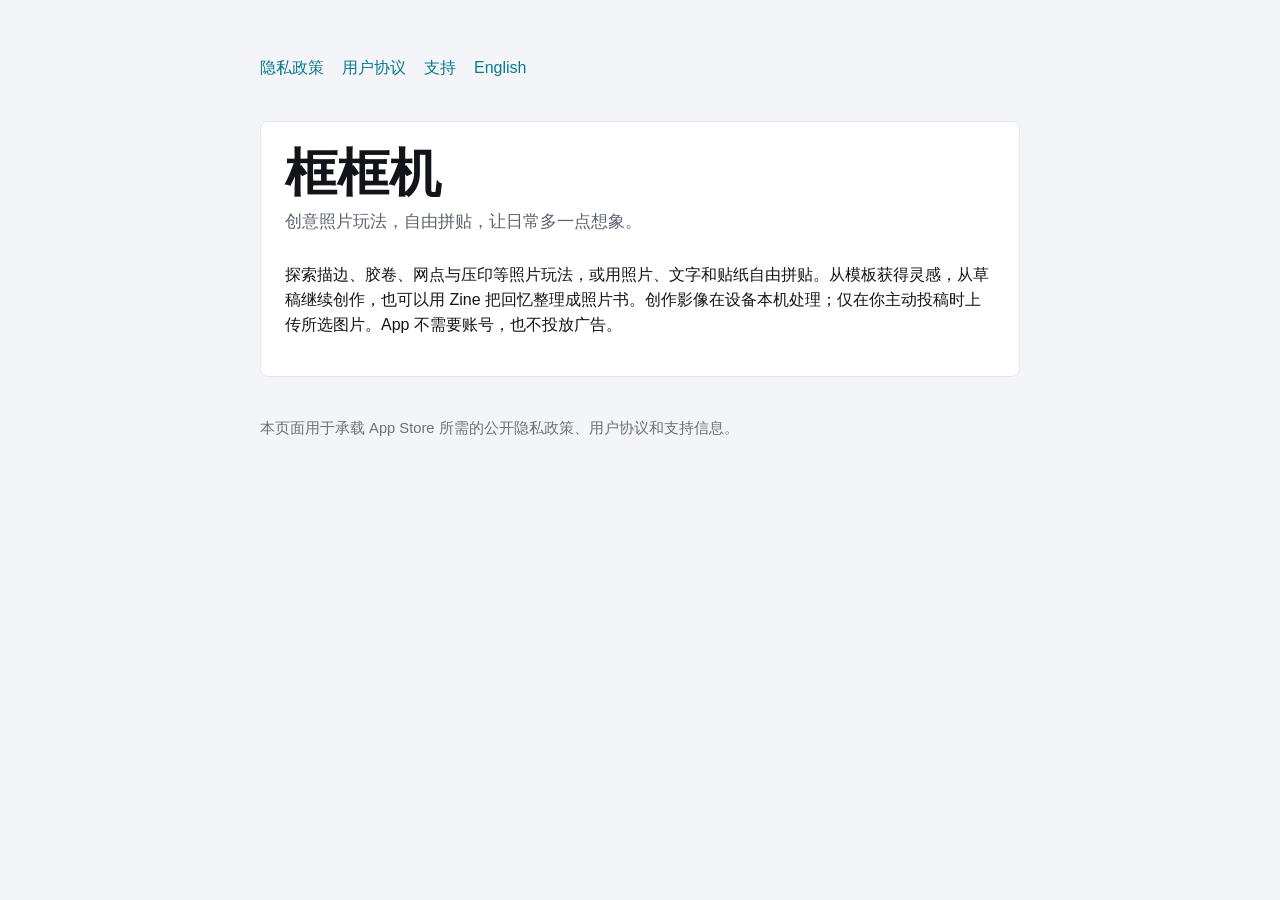
<file: index.html>
<!doctype html>
<html lang="zh-Hans">
  <head>
    <meta charset="utf-8">
    <meta name="viewport" content="width=device-width, initial-scale=1">
    <title>框框机</title>
    <meta name="description" content="框框机：创意照片玩法，自由拼贴，让日常多一点想象。">
    <link rel="stylesheet" href="styles.css">
  </head>
  <body>
    <main>
      <nav>
        <a href="privacy.html">隐私政策</a>
        <a href="terms.html">用户协议</a>
        <a href="support.html">支持</a>
        <a href="en/index.html" lang="en">English</a>
      </nav>

      <section class="panel">
        <h1>框框机</h1>
        <p class="lede">创意照片玩法，自由拼贴，让日常多一点想象。</p>
        <p>探索描边、胶卷、网点与压印等照片玩法，或用照片、文字和贴纸自由拼贴。从模板获得灵感，从草稿继续创作，也可以用 Zine 把回忆整理成照片书。创作影像在设备本机处理；仅在你主动投稿时上传所选图片。App 不需要账号，也不投放广告。</p>
      </section>

      <footer>
        <p>本页面用于承载 App Store 所需的公开隐私政策、用户协议和支持信息。</p>
      </footer>
    </main>
  </body>
</html>
</file>
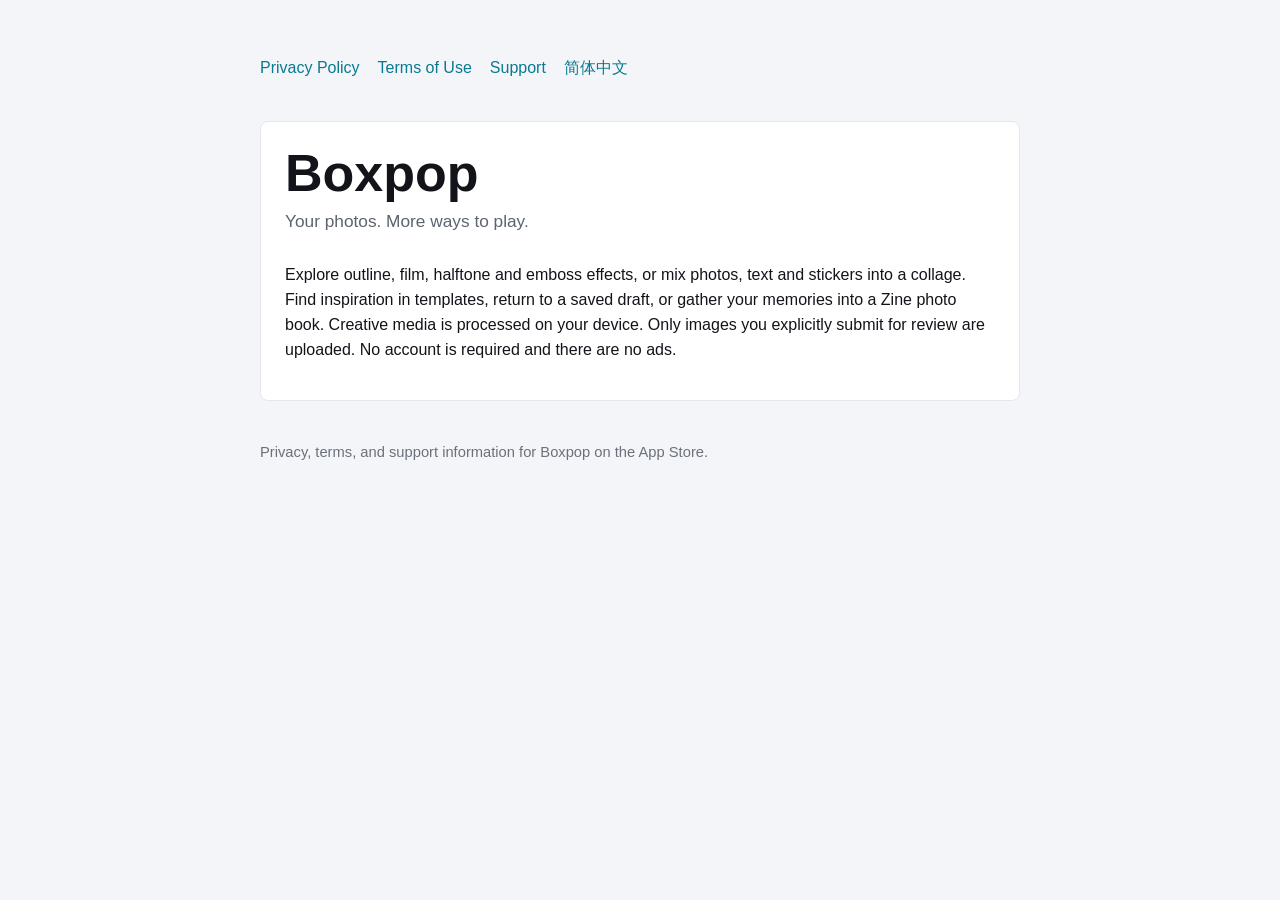
<file: en/index.html>
<!doctype html>
<html lang="en">
<head>
  <meta charset="utf-8"><meta name="viewport" content="width=device-width, initial-scale=1">
  <title>Boxpop</title><meta name="description" content="Creative photo effects and free collage. Give your photos a little imagination.">
  <link rel="stylesheet" href="../styles.css">
</head>
<body><main>
  <nav><a href="privacy.html">Privacy Policy</a><a href="terms.html">Terms of Use</a><a href="support.html">Support</a><a href="../index.html" lang="zh-Hans">简体中文</a></nav>
  <section class="panel"><h1>Boxpop</h1><p class="lede">Your photos. More ways to play.</p><p>Explore outline, film, halftone and emboss effects, or mix photos, text and stickers into a collage. Find inspiration in templates, return to a saved draft, or gather your memories into a Zine photo book. Creative media is processed on your device. Only images you explicitly submit for review are uploaded. No account is required and there are no ads.</p></section>
  <footer><p>Privacy, terms, and support information for Boxpop on the App Store.</p></footer>
</main></body></html>
</file>
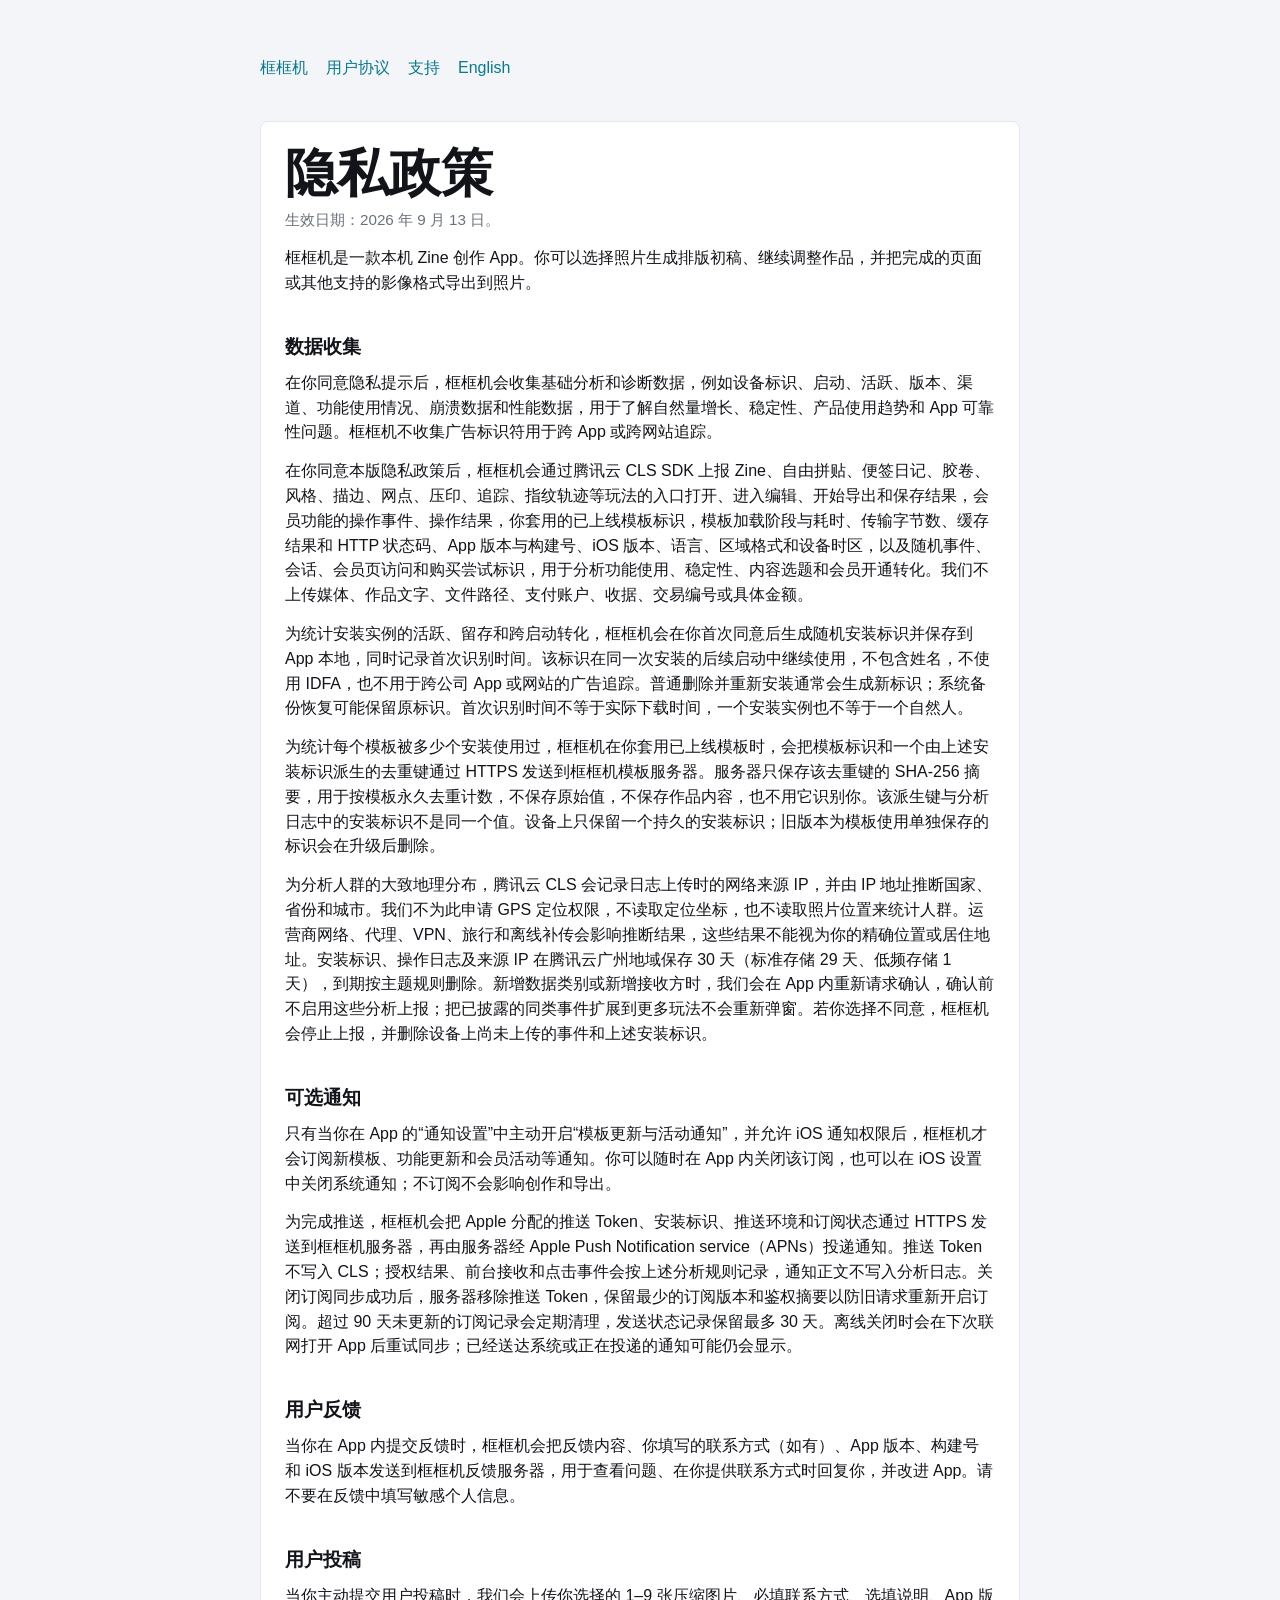
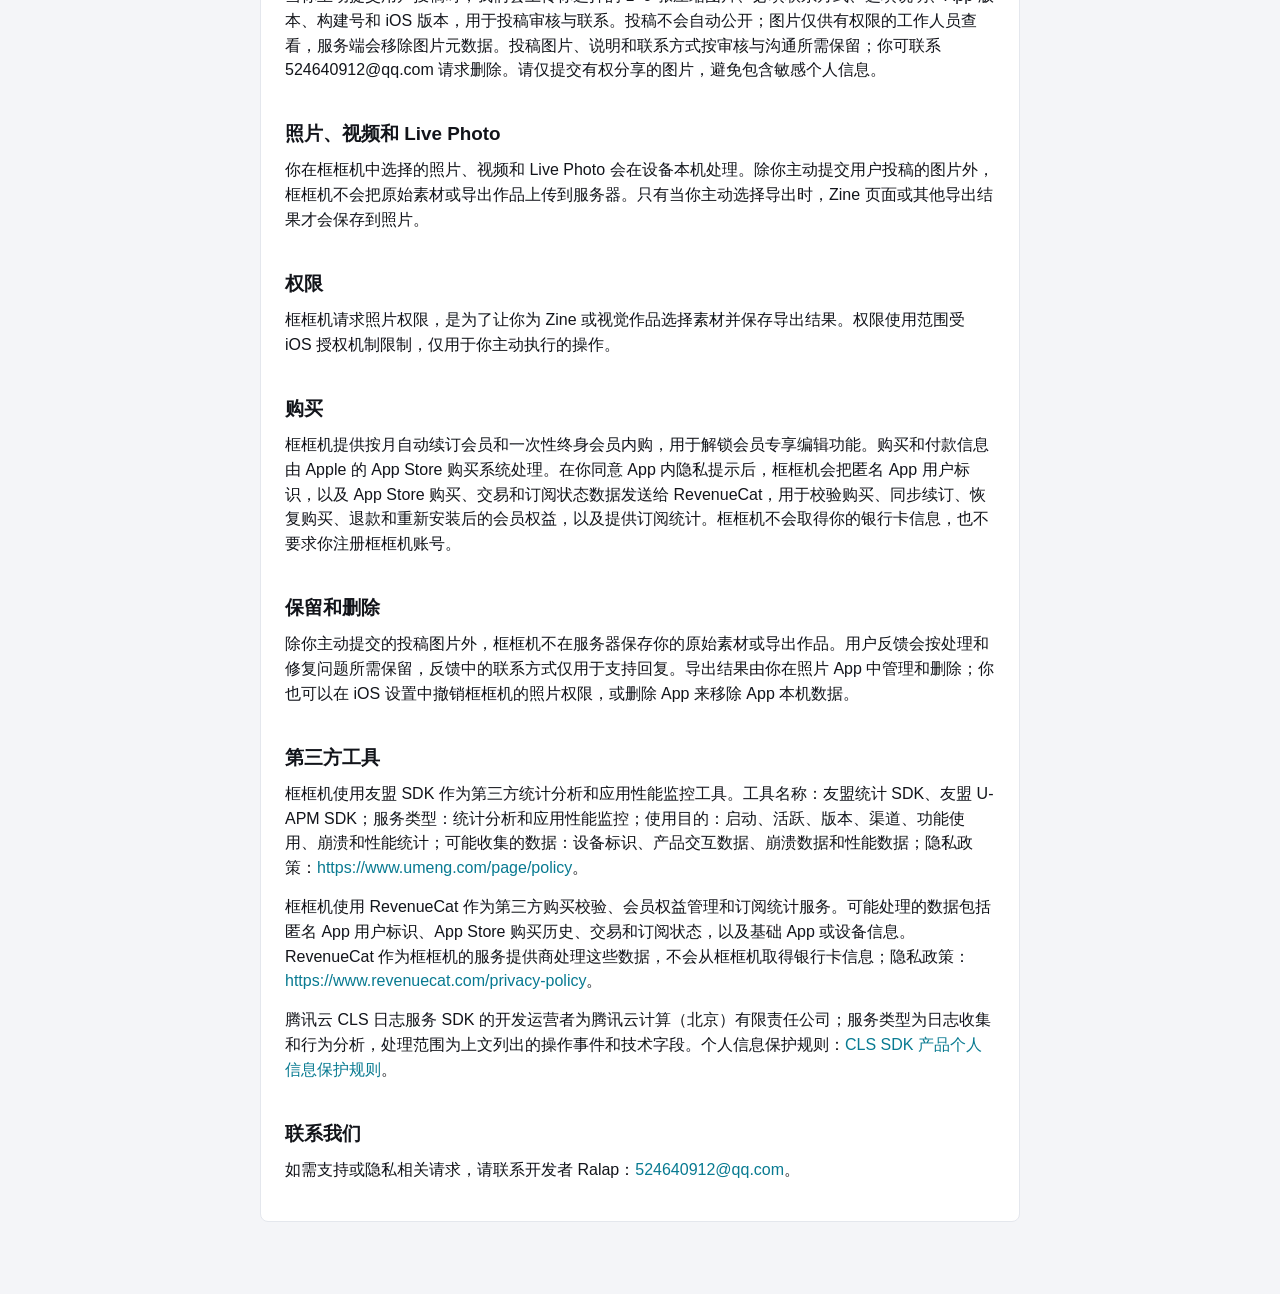
<file: privacy.html>
<!doctype html>
<html lang="zh-Hans">
  <head>
    <meta charset="utf-8">
    <meta name="viewport" content="width=device-width, initial-scale=1">
    <title>框框机隐私政策</title>
    <meta name="description" content="框框机的隐私政策。">
    <link rel="stylesheet" href="styles.css">
  </head>
  <body>
    <main>
      <nav>
        <a href="index.html">框框机</a>
        <a href="terms.html">用户协议</a>
        <a href="support.html">支持</a>
        <a href="en/privacy.html" lang="en">English</a>
      </nav>

      <section class="panel">
        <h1>隐私政策</h1>
        <p class="meta">生效日期：2026 年 9 月 13 日。</p>

        <p>框框机是一款本机 Zine 创作 App。你可以选择照片生成排版初稿、继续调整作品，并把完成的页面或其他支持的影像格式导出到照片。</p>

        <h2>数据收集</h2>
        <p>在你同意隐私提示后，框框机会收集基础分析和诊断数据，例如设备标识、启动、活跃、版本、渠道、功能使用情况、崩溃数据和性能数据，用于了解自然量增长、稳定性、产品使用趋势和 App 可靠性问题。框框机不收集广告标识符用于跨 App 或跨网站追踪。</p>

        <p>在你同意本版隐私政策后，框框机会通过腾讯云 CLS SDK 上报 Zine、自由拼贴、便签日记、胶卷、风格、描边、网点、压印、追踪、指纹轨迹等玩法的入口打开、进入编辑、开始导出和保存结果，会员功能的操作事件、操作结果，你套用的已上线模板标识，模板加载阶段与耗时、传输字节数、缓存结果和 HTTP 状态码、App 版本与构建号、iOS 版本、语言、区域格式和设备时区，以及随机事件、会话、会员页访问和购买尝试标识，用于分析功能使用、稳定性、内容选题和会员开通转化。我们不上传媒体、作品文字、文件路径、支付账户、收据、交易编号或具体金额。</p>
        <p>为统计安装实例的活跃、留存和跨启动转化，框框机会在你首次同意后生成随机安装标识并保存到 App 本地，同时记录首次识别时间。该标识在同一次安装的后续启动中继续使用，不包含姓名，不使用 IDFA，也不用于跨公司 App 或网站的广告追踪。普通删除并重新安装通常会生成新标识；系统备份恢复可能保留原标识。首次识别时间不等于实际下载时间，一个安装实例也不等于一个自然人。</p>
        <p>为统计每个模板被多少个安装使用过，框框机在你套用已上线模板时，会把模板标识和一个由上述安装标识派生的去重键通过 HTTPS 发送到框框机模板服务器。服务器只保存该去重键的 SHA-256 摘要，用于按模板永久去重计数，不保存原始值，不保存作品内容，也不用它识别你。该派生键与分析日志中的安装标识不是同一个值。设备上只保留一个持久的安装标识；旧版本为模板使用单独保存的标识会在升级后删除。</p>
        <p>为分析人群的大致地理分布，腾讯云 CLS 会记录日志上传时的网络来源 IP，并由 IP 地址推断国家、省份和城市。我们不为此申请 GPS 定位权限，不读取定位坐标，也不读取照片位置来统计人群。运营商网络、代理、VPN、旅行和离线补传会影响推断结果，这些结果不能视为你的精确位置或居住地址。安装标识、操作日志及来源 IP 在腾讯云广州地域保存 30 天（标准存储 29 天、低频存储 1 天），到期按主题规则删除。新增数据类别或新增接收方时，我们会在 App 内重新请求确认，确认前不启用这些分析上报；把已披露的同类事件扩展到更多玩法不会重新弹窗。若你选择不同意，框框机会停止上报，并删除设备上尚未上传的事件和上述安装标识。</p>

        <h2>可选通知</h2>
        <p>只有当你在 App 的“通知设置”中主动开启“模板更新与活动通知”，并允许 iOS 通知权限后，框框机才会订阅新模板、功能更新和会员活动等通知。你可以随时在 App 内关闭该订阅，也可以在 iOS 设置中关闭系统通知；不订阅不会影响创作和导出。</p>
        <p>为完成推送，框框机会把 Apple 分配的推送 Token、安装标识、推送环境和订阅状态通过 HTTPS 发送到框框机服务器，再由服务器经 Apple Push Notification service（APNs）投递通知。推送 Token 不写入 CLS；授权结果、前台接收和点击事件会按上述分析规则记录，通知正文不写入分析日志。关闭订阅同步成功后，服务器移除推送 Token，保留最少的订阅版本和鉴权摘要以防旧请求重新开启订阅。超过 90 天未更新的订阅记录会定期清理，发送状态记录保留最多 30 天。离线关闭时会在下次联网打开 App 后重试同步；已经送达系统或正在投递的通知可能仍会显示。</p>

        <h2>用户反馈</h2>
        <p>当你在 App 内提交反馈时，框框机会把反馈内容、你填写的联系方式（如有）、App 版本、构建号和 iOS 版本发送到框框机反馈服务器，用于查看问题、在你提供联系方式时回复你，并改进 App。请不要在反馈中填写敏感个人信息。</p>

        <h2>用户投稿</h2>
        <p>当你主动提交用户投稿时，我们会上传你选择的 1–9 张压缩图片、必填联系方式、选填说明、App 版本、构建号和 iOS 版本，用于投稿审核与联系。投稿不会自动公开；图片仅供有权限的工作人员查看，服务端会移除图片元数据。投稿图片、说明和联系方式按审核与沟通所需保留；你可联系 524640912@qq.com 请求删除。请仅提交有权分享的图片，避免包含敏感个人信息。</p>

        <h2>照片、视频和 Live Photo</h2>
        <p>你在框框机中选择的照片、视频和 Live Photo 会在设备本机处理。除你主动提交用户投稿的图片外，框框机不会把原始素材或导出作品上传到服务器。只有当你主动选择导出时，Zine 页面或其他导出结果才会保存到照片。</p>

        <h2>权限</h2>
        <p>框框机请求照片权限，是为了让你为 Zine 或视觉作品选择素材并保存导出结果。权限使用范围受 iOS 授权机制限制，仅用于你主动执行的操作。</p>

        <h2>购买</h2>
        <p>框框机提供按月自动续订会员和一次性终身会员内购，用于解锁会员专享编辑功能。购买和付款信息由 Apple 的 App Store 购买系统处理。在你同意 App 内隐私提示后，框框机会把匿名 App 用户标识，以及 App Store 购买、交易和订阅状态数据发送给 RevenueCat，用于校验购买、同步续订、恢复购买、退款和重新安装后的会员权益，以及提供订阅统计。框框机不会取得你的银行卡信息，也不要求你注册框框机账号。</p>

        <h2>保留和删除</h2>
        <p>除你主动提交的投稿图片外，框框机不在服务器保存你的原始素材或导出作品。用户反馈会按处理和修复问题所需保留，反馈中的联系方式仅用于支持回复。导出结果由你在照片 App 中管理和删除；你也可以在 iOS 设置中撤销框框机的照片权限，或删除 App 来移除 App 本机数据。</p>

        <h2>第三方工具</h2>
        <p>框框机使用友盟 SDK 作为第三方统计分析和应用性能监控工具。工具名称：友盟统计 SDK、友盟 U-APM SDK；服务类型：统计分析和应用性能监控；使用目的：启动、活跃、版本、渠道、功能使用、崩溃和性能统计；可能收集的数据：设备标识、产品交互数据、崩溃数据和性能数据；隐私政策：<a href="https://www.umeng.com/page/policy">https://www.umeng.com/page/policy</a>。</p>
        <p>框框机使用 RevenueCat 作为第三方购买校验、会员权益管理和订阅统计服务。可能处理的数据包括匿名 App 用户标识、App Store 购买历史、交易和订阅状态，以及基础 App 或设备信息。RevenueCat 作为框框机的服务提供商处理这些数据，不会从框框机取得银行卡信息；隐私政策：<a href="https://www.revenuecat.com/privacy-policy">https://www.revenuecat.com/privacy-policy</a>。</p>

        <p>腾讯云 CLS 日志服务 SDK 的开发运营者为腾讯云计算（北京）有限责任公司；服务类型为日志收集和行为分析，处理范围为上文列出的操作事件和技术字段。个人信息保护规则：<a href="https://cloud.tencent.com/document/product/614/123698">CLS SDK 产品个人信息保护规则</a>。</p>

        <h2>联系我们</h2>
        <p>如需支持或隐私相关请求，请联系开发者 Ralap：<a href="mailto:524640912@qq.com">524640912@qq.com</a>。</p>
      </section>
    </main>
  </body>
</html>
</file>
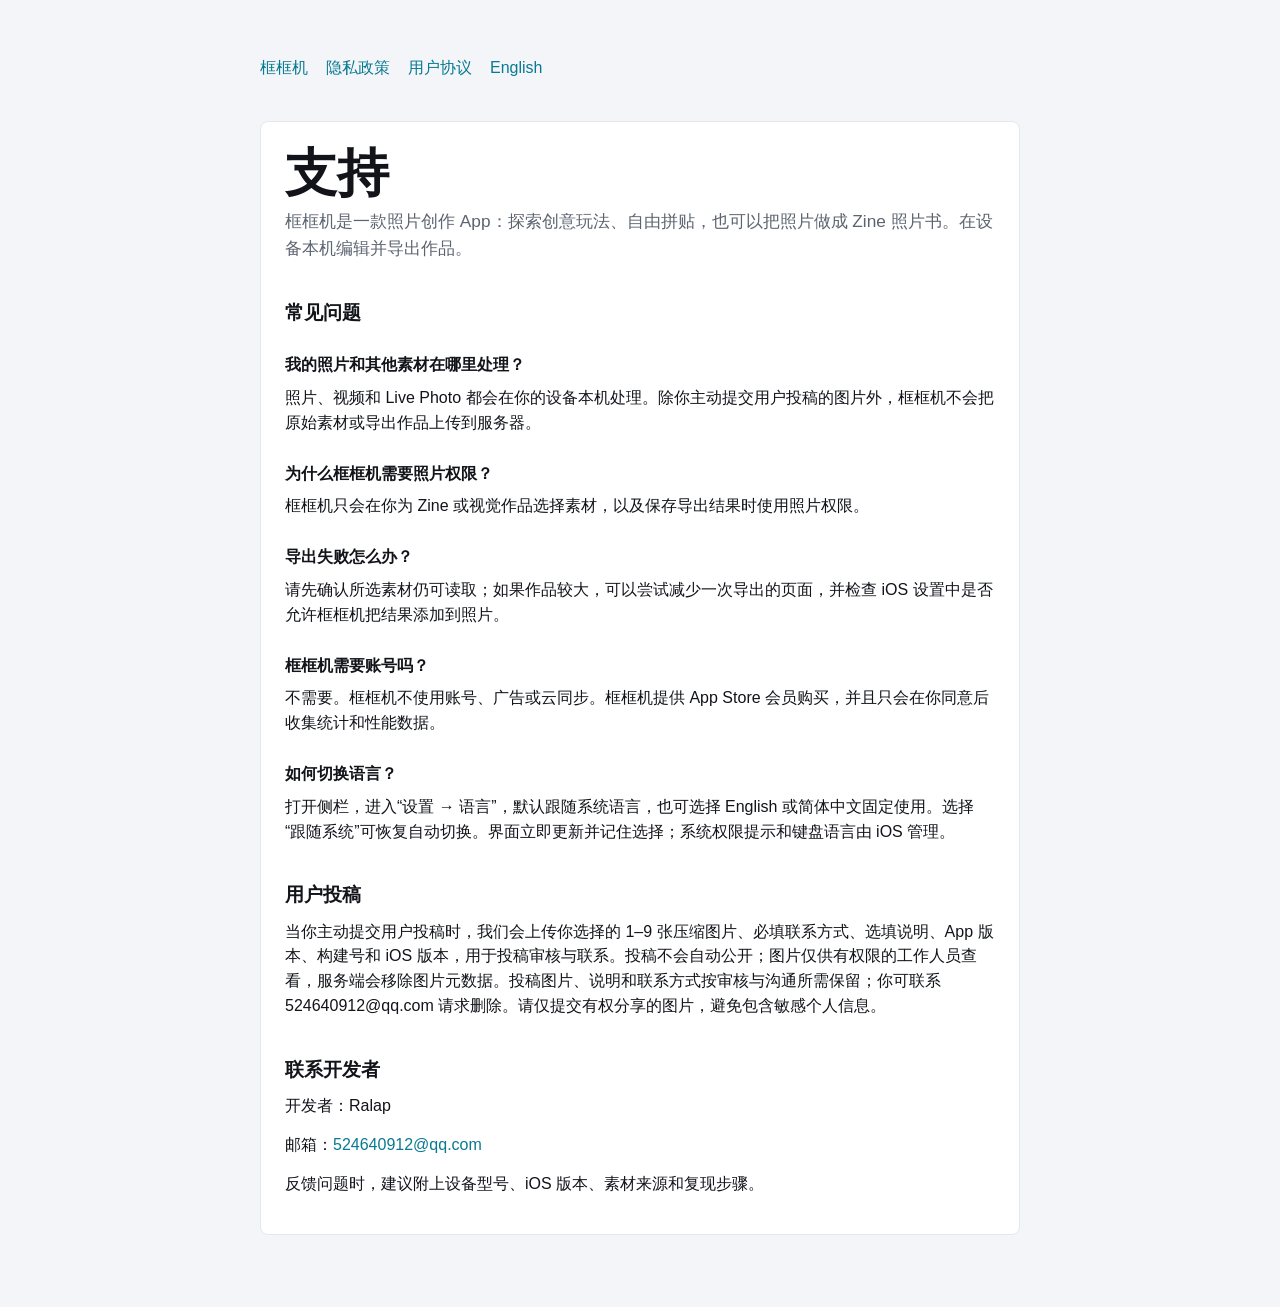
<file: support.html>
<!doctype html>
<html lang="zh-Hans">
  <head>
    <meta charset="utf-8">
    <meta name="viewport" content="width=device-width, initial-scale=1">
    <title>框框机支持</title>
    <meta name="description" content="框框机的支持信息。">
    <link rel="stylesheet" href="styles.css">
  </head>
  <body>
    <main>
      <nav>
        <a href="index.html">框框机</a>
        <a href="privacy.html">隐私政策</a>
        <a href="terms.html">用户协议</a>
        <a href="en/support.html" lang="en">English</a>
      </nav>

      <section class="panel">
        <h1>支持</h1>
        <p class="lede">框框机是一款照片创作 App：探索创意玩法、自由拼贴，也可以把照片做成 Zine 照片书。在设备本机编辑并导出作品。</p>

        <h2>常见问题</h2>

        <h3>我的照片和其他素材在哪里处理？</h3>
        <p>照片、视频和 Live Photo 都会在你的设备本机处理。除你主动提交用户投稿的图片外，框框机不会把原始素材或导出作品上传到服务器。</p>

        <h3>为什么框框机需要照片权限？</h3>
        <p>框框机只会在你为 Zine 或视觉作品选择素材，以及保存导出结果时使用照片权限。</p>

        <h3>导出失败怎么办？</h3>
        <p>请先确认所选素材仍可读取；如果作品较大，可以尝试减少一次导出的页面，并检查 iOS 设置中是否允许框框机把结果添加到照片。</p>

        <h3>框框机需要账号吗？</h3>
        <p>不需要。框框机不使用账号、广告或云同步。框框机提供 App Store 会员购买，并且只会在你同意后收集统计和性能数据。</p>

        <h3>如何切换语言？</h3>
        <p>打开侧栏，进入“设置 → 语言”，默认跟随系统语言，也可选择 English 或简体中文固定使用。选择“跟随系统”可恢复自动切换。界面立即更新并记住选择；系统权限提示和键盘语言由 iOS 管理。</p>

        <h2>用户投稿</h2>
        <p>当你主动提交用户投稿时，我们会上传你选择的 1–9 张压缩图片、必填联系方式、选填说明、App 版本、构建号和 iOS 版本，用于投稿审核与联系。投稿不会自动公开；图片仅供有权限的工作人员查看，服务端会移除图片元数据。投稿图片、说明和联系方式按审核与沟通所需保留；你可联系 524640912@qq.com 请求删除。请仅提交有权分享的图片，避免包含敏感个人信息。</p>

        <h2>联系开发者</h2>
        <p>开发者：Ralap</p>
        <p>邮箱：<a href="mailto:524640912@qq.com">524640912@qq.com</a></p>
        <p>反馈问题时，建议附上设备型号、iOS 版本、素材来源和复现步骤。</p>
      </section>
    </main>
  </body>
</html>
</file>
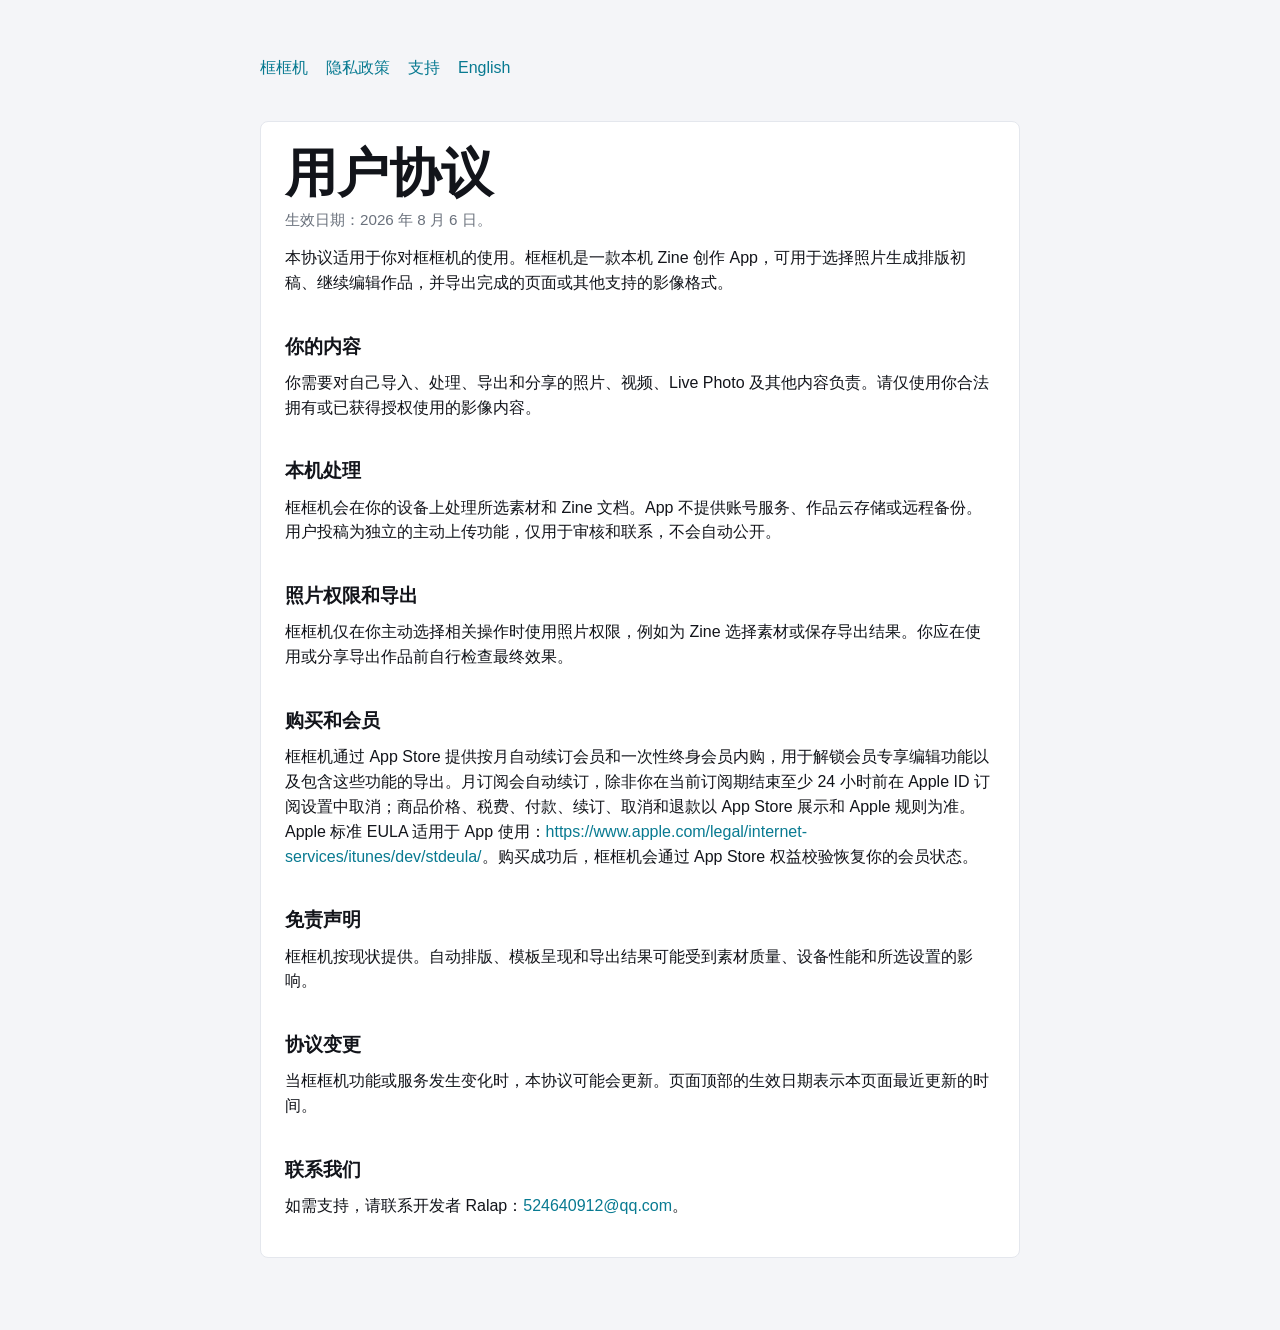
<file: terms.html>
<!doctype html>
<html lang="zh-Hans">
  <head>
    <meta charset="utf-8">
    <meta name="viewport" content="width=device-width, initial-scale=1">
    <title>框框机用户协议</title>
    <meta name="description" content="框框机的用户协议。">
    <link rel="stylesheet" href="styles.css">
  </head>
  <body>
    <main>
      <nav>
        <a href="index.html">框框机</a>
        <a href="privacy.html">隐私政策</a>
        <a href="support.html">支持</a>
        <a href="en/terms.html" lang="en">English</a>
      </nav>

      <section class="panel">
        <h1>用户协议</h1>
        <p class="meta">生效日期：2026 年 8 月 6 日。</p>

        <p>本协议适用于你对框框机的使用。框框机是一款本机 Zine 创作 App，可用于选择照片生成排版初稿、继续编辑作品，并导出完成的页面或其他支持的影像格式。</p>

        <h2>你的内容</h2>
        <p>你需要对自己导入、处理、导出和分享的照片、视频、Live Photo 及其他内容负责。请仅使用你合法拥有或已获得授权使用的影像内容。</p>

        <h2>本机处理</h2>
        <p>框框机会在你的设备上处理所选素材和 Zine 文档。App 不提供账号服务、作品云存储或远程备份。用户投稿为独立的主动上传功能，仅用于审核和联系，不会自动公开。</p>

        <h2>照片权限和导出</h2>
        <p>框框机仅在你主动选择相关操作时使用照片权限，例如为 Zine 选择素材或保存导出结果。你应在使用或分享导出作品前自行检查最终效果。</p>

        <h2>购买和会员</h2>
        <p>框框机通过 App Store 提供按月自动续订会员和一次性终身会员内购，用于解锁会员专享编辑功能以及包含这些功能的导出。月订阅会自动续订，除非你在当前订阅期结束至少 24 小时前在 Apple ID 订阅设置中取消；商品价格、税费、付款、续订、取消和退款以 App Store 展示和 Apple 规则为准。Apple 标准 EULA 适用于 App 使用：<a href="https://www.apple.com/legal/internet-services/itunes/dev/stdeula/">https://www.apple.com/legal/internet-services/itunes/dev/stdeula/</a>。购买成功后，框框机会通过 App Store 权益校验恢复你的会员状态。</p>

        <h2>免责声明</h2>
        <p>框框机按现状提供。自动排版、模板呈现和导出结果可能受到素材质量、设备性能和所选设置的影响。</p>

        <h2>协议变更</h2>
        <p>当框框机功能或服务发生变化时，本协议可能会更新。页面顶部的生效日期表示本页面最近更新的时间。</p>

        <h2>联系我们</h2>
        <p>如需支持，请联系开发者 Ralap：<a href="mailto:524640912@qq.com">524640912@qq.com</a>。</p>
      </section>
    </main>
  </body>
</html>
</file>
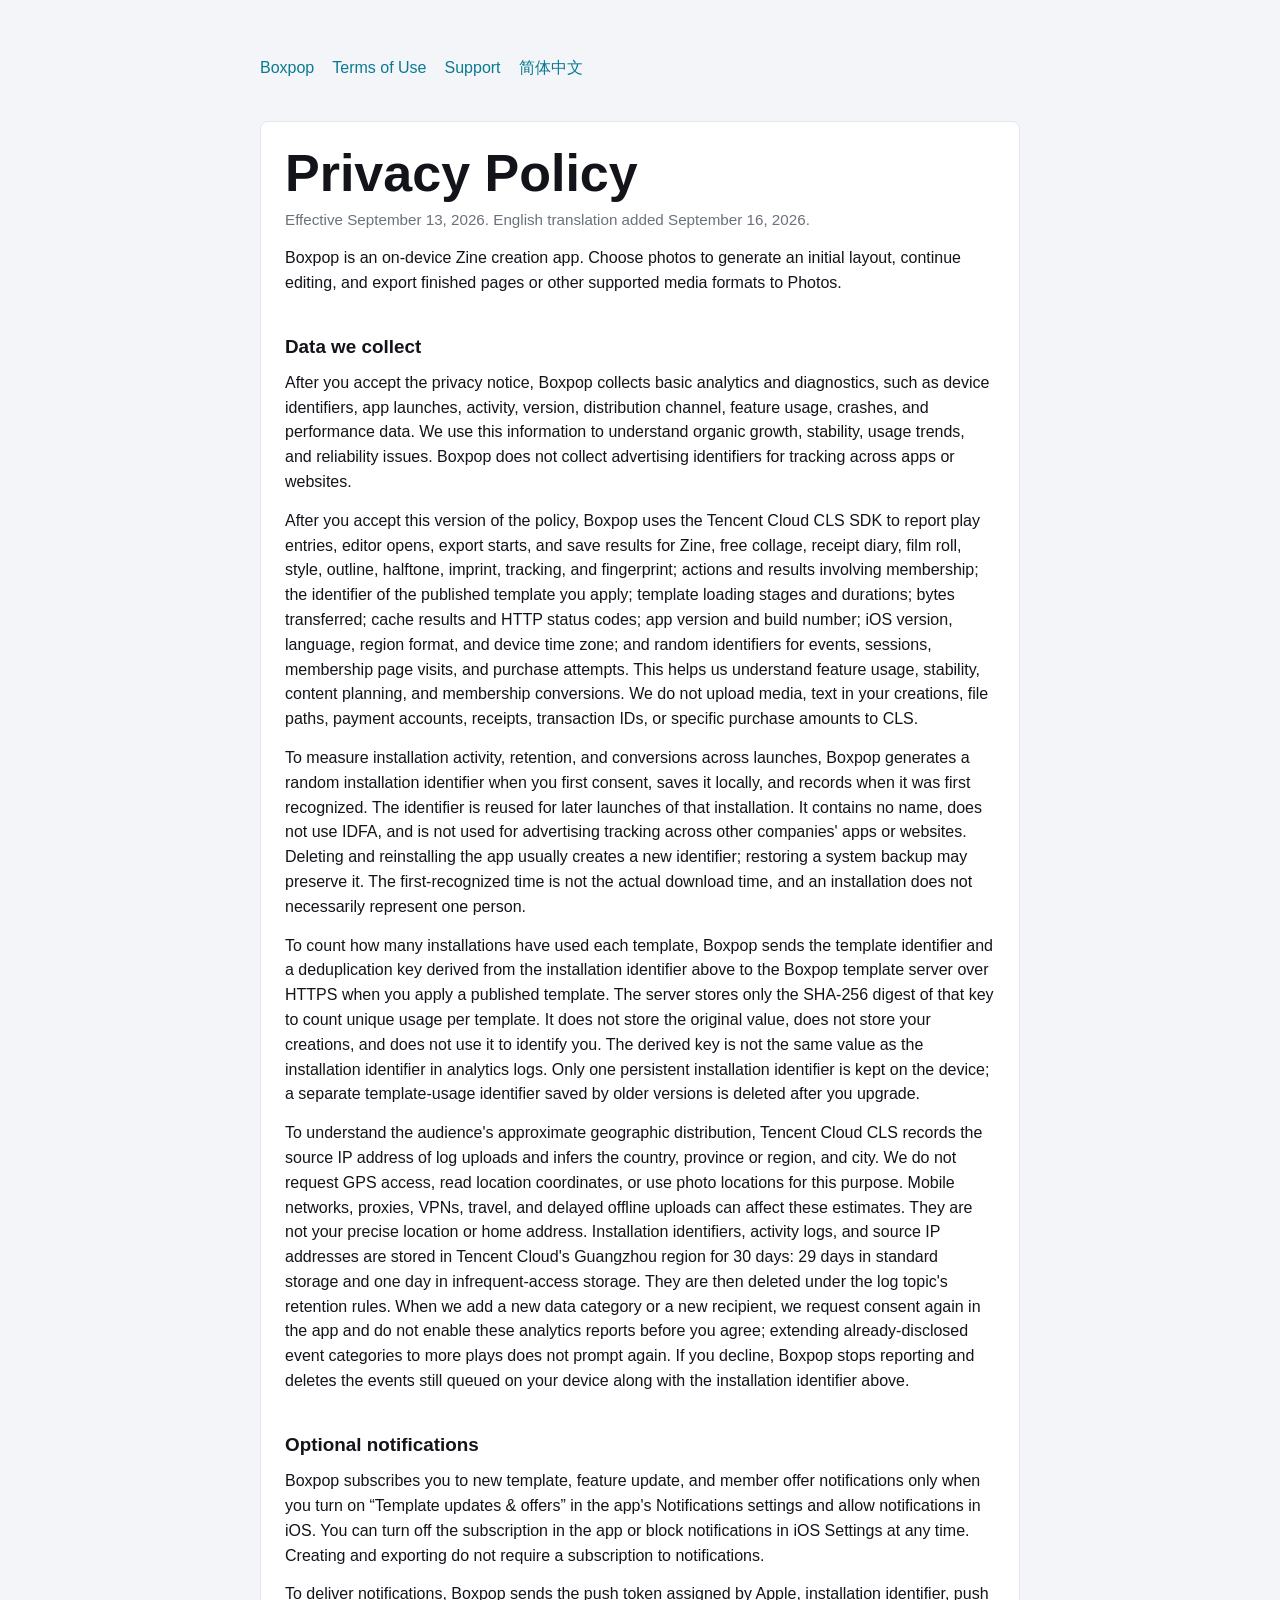
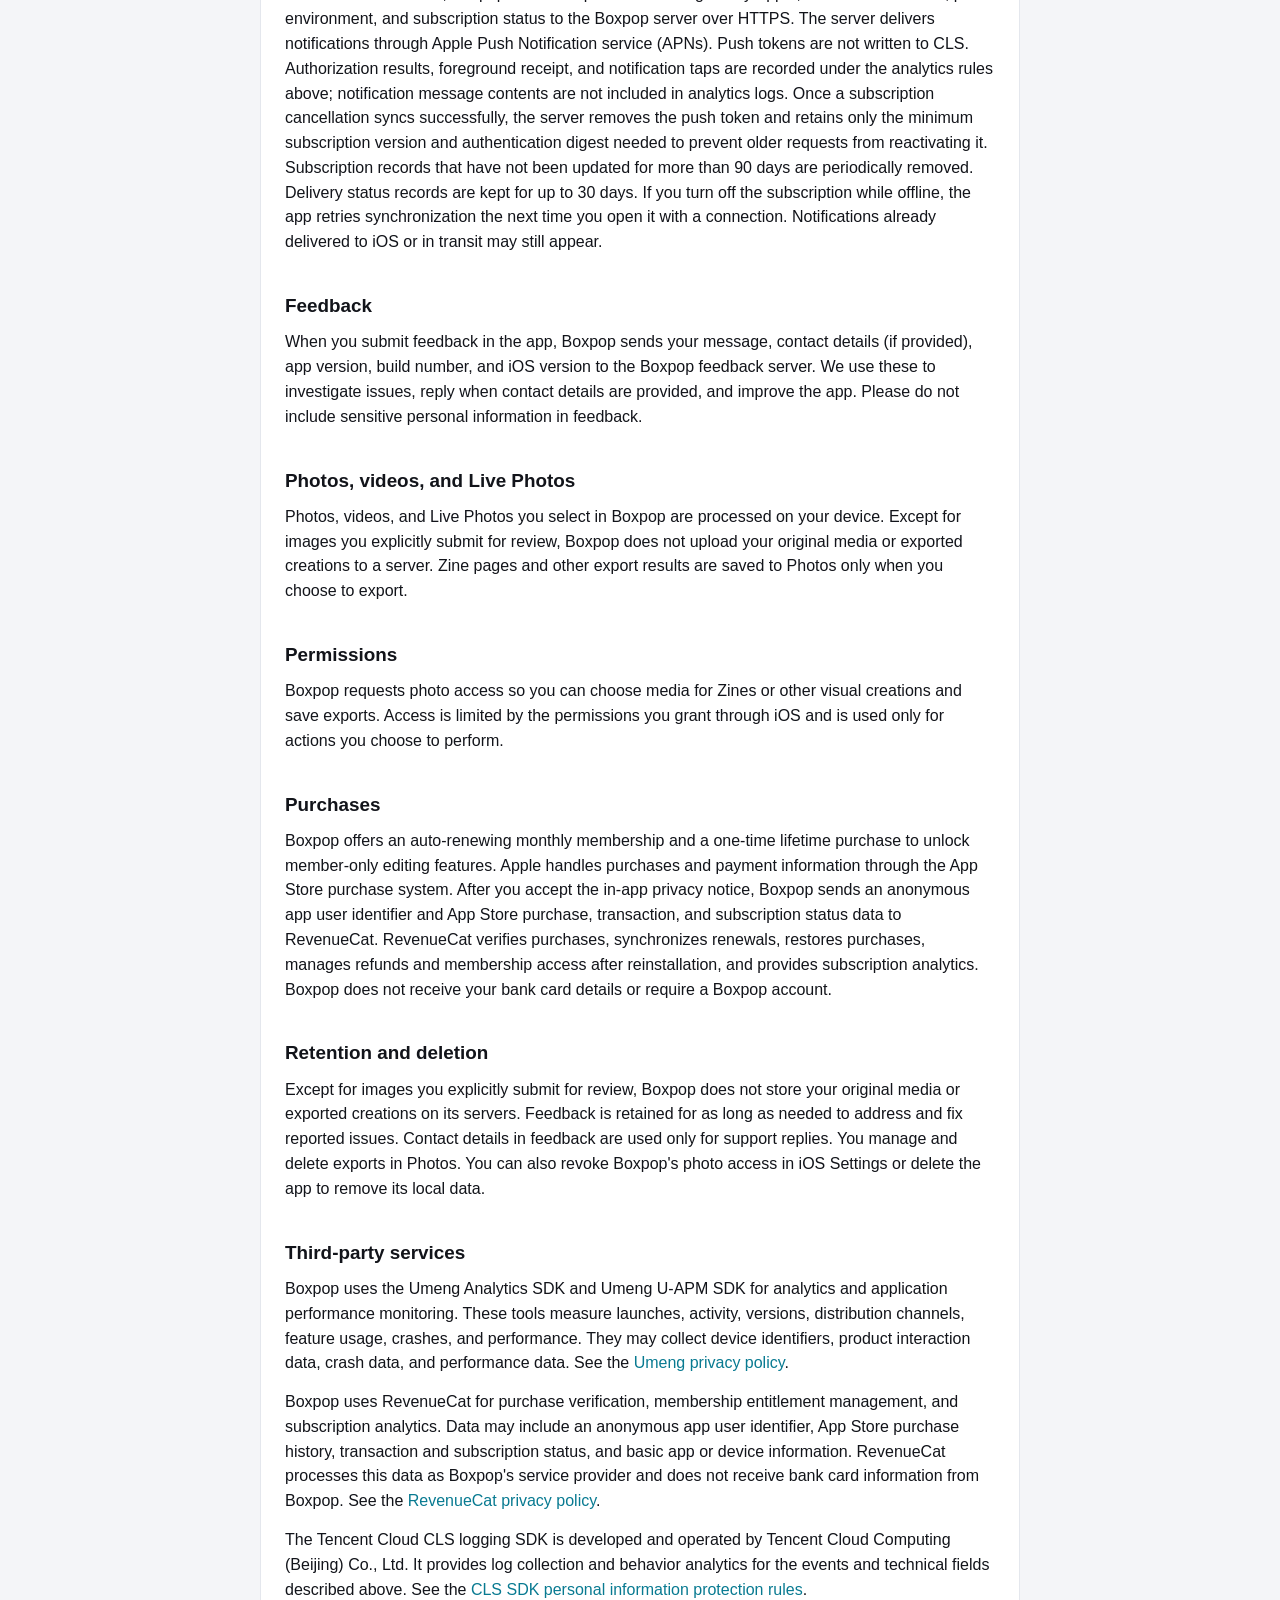
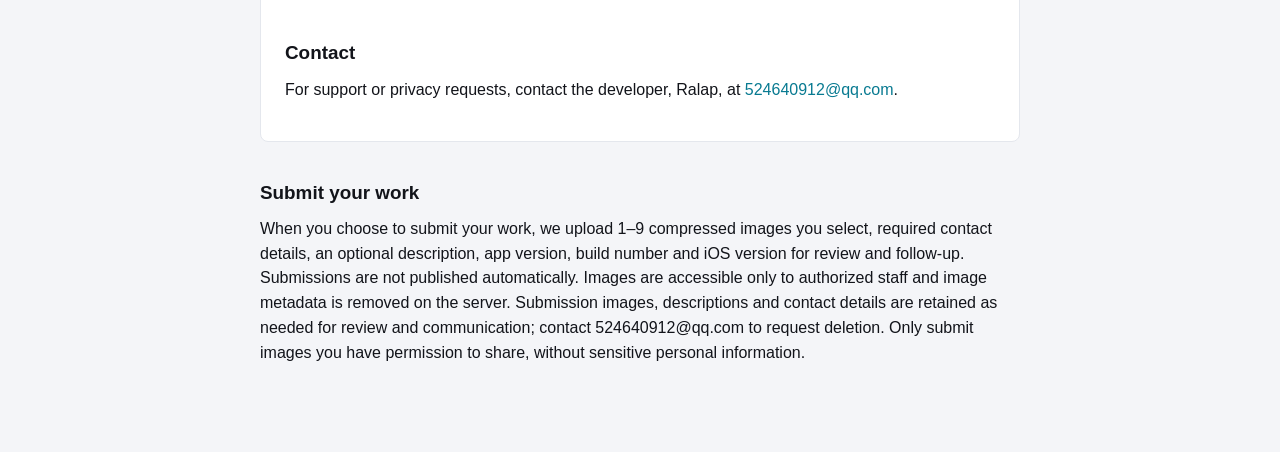
<file: en/privacy.html>
<!doctype html>
<html lang="en">
<head>
  <meta charset="utf-8">
  <meta name="viewport" content="width=device-width, initial-scale=1">
  <title>Boxpop Privacy Policy</title>
  <meta name="description" content="How Boxpop handles your data.">
  <link rel="stylesheet" href="../styles.css">
</head>
<body><main>
  <nav><a href="index.html">Boxpop</a><a href="terms.html">Terms of Use</a><a href="support.html">Support</a><a href="../privacy.html" lang="zh-Hans">简体中文</a></nav>
  <section class="panel">
    <h1>Privacy Policy</h1>
    <p class="meta">Effective September 13, 2026. English translation added September 16, 2026.</p>
    <p>Boxpop is an on-device Zine creation app. Choose photos to generate an initial layout, continue editing, and export finished pages or other supported media formats to Photos.</p>
    <h2>Data we collect</h2>
    <p>After you accept the privacy notice, Boxpop collects basic analytics and diagnostics, such as device identifiers, app launches, activity, version, distribution channel, feature usage, crashes, and performance data. We use this information to understand organic growth, stability, usage trends, and reliability issues. Boxpop does not collect advertising identifiers for tracking across apps or websites.</p>
    <p>After you accept this version of the policy, Boxpop uses the Tencent Cloud CLS SDK to report play entries, editor opens, export starts, and save results for Zine, free collage, receipt diary, film roll, style, outline, halftone, imprint, tracking, and fingerprint; actions and results involving membership; the identifier of the published template you apply; template loading stages and durations; bytes transferred; cache results and HTTP status codes; app version and build number; iOS version, language, region format, and device time zone; and random identifiers for events, sessions, membership page visits, and purchase attempts. This helps us understand feature usage, stability, content planning, and membership conversions. We do not upload media, text in your creations, file paths, payment accounts, receipts, transaction IDs, or specific purchase amounts to CLS.</p>
    <p>To measure installation activity, retention, and conversions across launches, Boxpop generates a random installation identifier when you first consent, saves it locally, and records when it was first recognized. The identifier is reused for later launches of that installation. It contains no name, does not use IDFA, and is not used for advertising tracking across other companies' apps or websites. Deleting and reinstalling the app usually creates a new identifier; restoring a system backup may preserve it. The first-recognized time is not the actual download time, and an installation does not necessarily represent one person.</p>
    <p>To count how many installations have used each template, Boxpop sends the template identifier and a deduplication key derived from the installation identifier above to the Boxpop template server over HTTPS when you apply a published template. The server stores only the SHA-256 digest of that key to count unique usage per template. It does not store the original value, does not store your creations, and does not use it to identify you. The derived key is not the same value as the installation identifier in analytics logs. Only one persistent installation identifier is kept on the device; a separate template-usage identifier saved by older versions is deleted after you upgrade.</p>
    <p>To understand the audience's approximate geographic distribution, Tencent Cloud CLS records the source IP address of log uploads and infers the country, province or region, and city. We do not request GPS access, read location coordinates, or use photo locations for this purpose. Mobile networks, proxies, VPNs, travel, and delayed offline uploads can affect these estimates. They are not your precise location or home address. Installation identifiers, activity logs, and source IP addresses are stored in Tencent Cloud's Guangzhou region for 30 days: 29 days in standard storage and one day in infrequent-access storage. They are then deleted under the log topic's retention rules. When we add a new data category or a new recipient, we request consent again in the app and do not enable these analytics reports before you agree; extending already-disclosed event categories to more plays does not prompt again. If you decline, Boxpop stops reporting and deletes the events still queued on your device along with the installation identifier above.</p>
    <h2>Optional notifications</h2>
    <p>Boxpop subscribes you to new template, feature update, and member offer notifications only when you turn on “Template updates &amp; offers” in the app's Notifications settings and allow notifications in iOS. You can turn off the subscription in the app or block notifications in iOS Settings at any time. Creating and exporting do not require a subscription to notifications.</p>
    <p>To deliver notifications, Boxpop sends the push token assigned by Apple, installation identifier, push environment, and subscription status to the Boxpop server over HTTPS. The server delivers notifications through Apple Push Notification service (APNs). Push tokens are not written to CLS. Authorization results, foreground receipt, and notification taps are recorded under the analytics rules above; notification message contents are not included in analytics logs. Once a subscription cancellation syncs successfully, the server removes the push token and retains only the minimum subscription version and authentication digest needed to prevent older requests from reactivating it. Subscription records that have not been updated for more than 90 days are periodically removed. Delivery status records are kept for up to 30 days. If you turn off the subscription while offline, the app retries synchronization the next time you open it with a connection. Notifications already delivered to iOS or in transit may still appear.</p>
    <h2>Feedback</h2>
    <p>When you submit feedback in the app, Boxpop sends your message, contact details (if provided), app version, build number, and iOS version to the Boxpop feedback server. We use these to investigate issues, reply when contact details are provided, and improve the app. Please do not include sensitive personal information in feedback.</p>
    <h2>Photos, videos, and Live Photos</h2>
    <p>Photos, videos, and Live Photos you select in Boxpop are processed on your device. Except for images you explicitly submit for review, Boxpop does not upload your original media or exported creations to a server. Zine pages and other export results are saved to Photos only when you choose to export.</p>
    <h2>Permissions</h2>
    <p>Boxpop requests photo access so you can choose media for Zines or other visual creations and save exports. Access is limited by the permissions you grant through iOS and is used only for actions you choose to perform.</p>
    <h2>Purchases</h2>
    <p>Boxpop offers an auto-renewing monthly membership and a one-time lifetime purchase to unlock member-only editing features. Apple handles purchases and payment information through the App Store purchase system. After you accept the in-app privacy notice, Boxpop sends an anonymous app user identifier and App Store purchase, transaction, and subscription status data to RevenueCat. RevenueCat verifies purchases, synchronizes renewals, restores purchases, manages refunds and membership access after reinstallation, and provides subscription analytics. Boxpop does not receive your bank card details or require a Boxpop account.</p>
    <h2>Retention and deletion</h2>
    <p>Except for images you explicitly submit for review, Boxpop does not store your original media or exported creations on its servers. Feedback is retained for as long as needed to address and fix reported issues. Contact details in feedback are used only for support replies. You manage and delete exports in Photos. You can also revoke Boxpop's photo access in iOS Settings or delete the app to remove its local data.</p>
    <h2>Third-party services</h2>
    <p>Boxpop uses the Umeng Analytics SDK and Umeng U-APM SDK for analytics and application performance monitoring. These tools measure launches, activity, versions, distribution channels, feature usage, crashes, and performance. They may collect device identifiers, product interaction data, crash data, and performance data. See the <a href="https://www.umeng.com/page/policy">Umeng privacy policy</a>.</p>
    <p>Boxpop uses RevenueCat for purchase verification, membership entitlement management, and subscription analytics. Data may include an anonymous app user identifier, App Store purchase history, transaction and subscription status, and basic app or device information. RevenueCat processes this data as Boxpop's service provider and does not receive bank card information from Boxpop. See the <a href="https://www.revenuecat.com/privacy-policy">RevenueCat privacy policy</a>.</p>
    <p>The Tencent Cloud CLS logging SDK is developed and operated by Tencent Cloud Computing (Beijing) Co., Ltd. It provides log collection and behavior analytics for the events and technical fields described above. See the <a href="https://cloud.tencent.com/document/product/614/123698">CLS SDK personal information protection rules</a>.</p>
    <h2>Contact</h2>
    <p>For support or privacy requests, contact the developer, Ralap, at <a href="mailto:524640912@qq.com">524640912@qq.com</a>.</p>
  </section>
<h2>Submit your work</h2><p>When you choose to submit your work, we upload 1–9 compressed images you select, required contact details, an optional description, app version, build number and iOS version for review and follow-up. Submissions are not published automatically. Images are accessible only to authorized staff and image metadata is removed on the server. Submission images, descriptions and contact details are retained as needed for review and communication; contact 524640912@qq.com to request deletion. Only submit images you have permission to share, without sensitive personal information.</p>
</main></body>
</html>
</file>
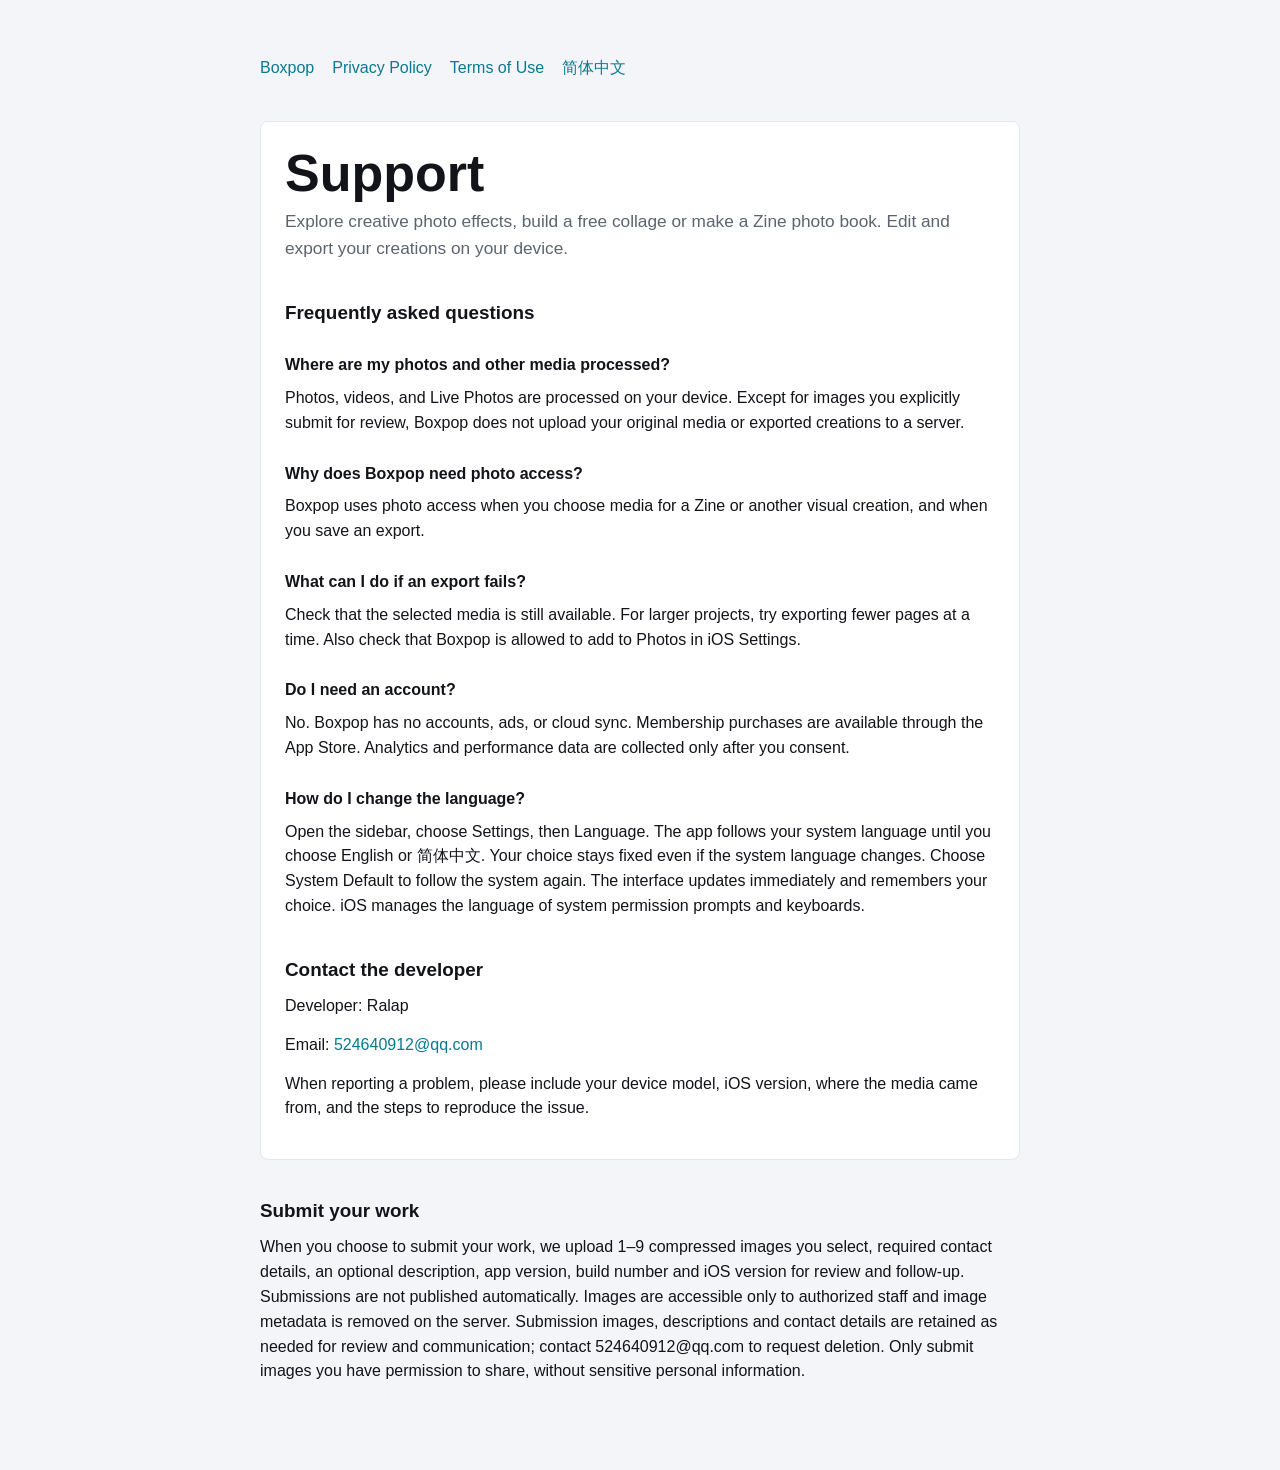
<file: en/support.html>
<!doctype html>
<html lang="en">
<head>
  <meta charset="utf-8"><meta name="viewport" content="width=device-width, initial-scale=1">
  <title>Boxpop Support</title><meta name="description" content="Help and frequently asked questions for Boxpop.">
  <link rel="stylesheet" href="../styles.css">
</head>
<body><main>
  <nav><a href="index.html">Boxpop</a><a href="privacy.html">Privacy Policy</a><a href="terms.html">Terms of Use</a><a href="../support.html" lang="zh-Hans">简体中文</a></nav>
  <section class="panel">
    <h1>Support</h1><p class="lede">Explore creative photo effects, build a free collage or make a Zine photo book. Edit and export your creations on your device.</p>
    <h2>Frequently asked questions</h2>
    <h3>Where are my photos and other media processed?</h3><p>Photos, videos, and Live Photos are processed on your device. Except for images you explicitly submit for review, Boxpop does not upload your original media or exported creations to a server.</p>
    <h3>Why does Boxpop need photo access?</h3><p>Boxpop uses photo access when you choose media for a Zine or another visual creation, and when you save an export.</p>
    <h3>What can I do if an export fails?</h3><p>Check that the selected media is still available. For larger projects, try exporting fewer pages at a time. Also check that Boxpop is allowed to add to Photos in iOS Settings.</p>
    <h3>Do I need an account?</h3><p>No. Boxpop has no accounts, ads, or cloud sync. Membership purchases are available through the App Store. Analytics and performance data are collected only after you consent.</p>
    <h3>How do I change the language?</h3><p>Open the sidebar, choose Settings, then Language. The app follows your system language until you choose English or 简体中文. Your choice stays fixed even if the system language changes. Choose System Default to follow the system again. The interface updates immediately and remembers your choice. iOS manages the language of system permission prompts and keyboards.</p>
    <h2>Contact the developer</h2><p>Developer: Ralap</p><p>Email: <a href="mailto:524640912@qq.com">524640912@qq.com</a></p>
    <p>When reporting a problem, please include your device model, iOS version, where the media came from, and the steps to reproduce the issue.</p>
  </section>
<h2>Submit your work</h2><p>When you choose to submit your work, we upload 1–9 compressed images you select, required contact details, an optional description, app version, build number and iOS version for review and follow-up. Submissions are not published automatically. Images are accessible only to authorized staff and image metadata is removed on the server. Submission images, descriptions and contact details are retained as needed for review and communication; contact 524640912@qq.com to request deletion. Only submit images you have permission to share, without sensitive personal information.</p>
</main></body></html>
</file>
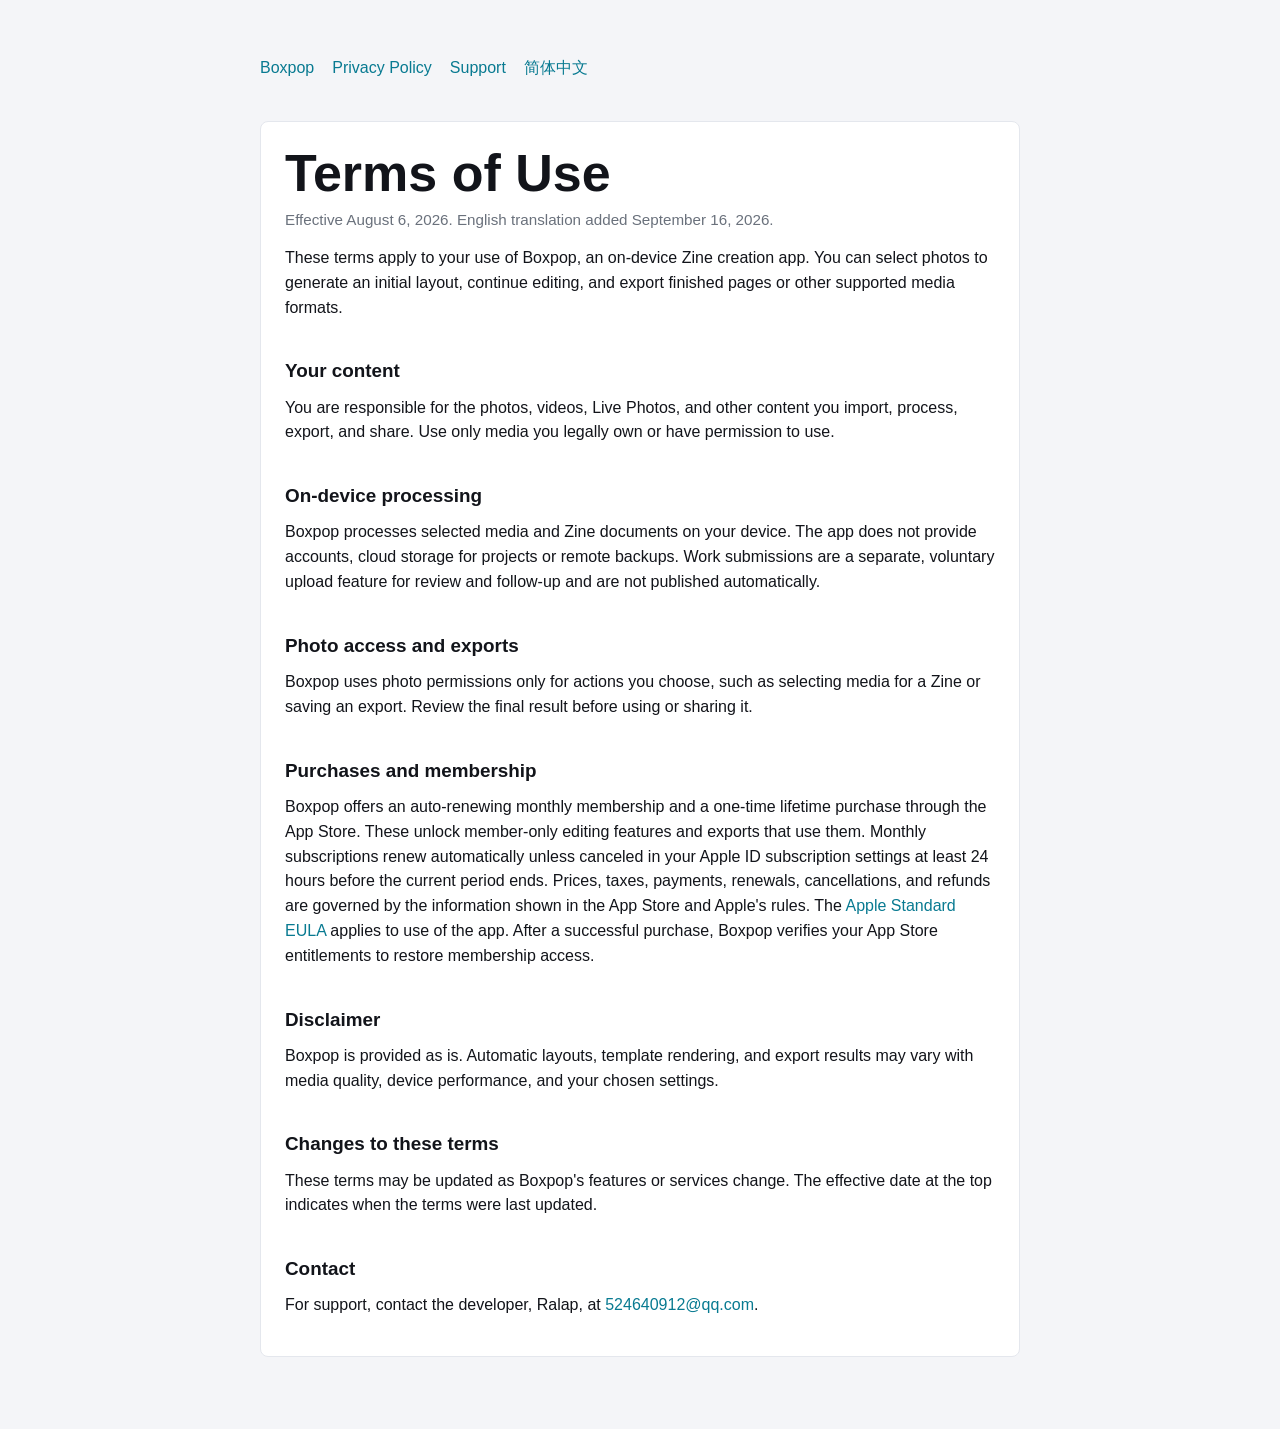
<file: en/terms.html>
<!doctype html>
<html lang="en">
<head>
  <meta charset="utf-8"><meta name="viewport" content="width=device-width, initial-scale=1">
  <title>Boxpop Terms of Use</title><meta name="description" content="Terms for using Boxpop.">
  <link rel="stylesheet" href="../styles.css">
</head>
<body><main>
  <nav><a href="index.html">Boxpop</a><a href="privacy.html">Privacy Policy</a><a href="support.html">Support</a><a href="../terms.html" lang="zh-Hans">简体中文</a></nav>
  <section class="panel">
    <h1>Terms of Use</h1><p class="meta">Effective August 6, 2026. English translation added September 16, 2026.</p>
    <p>These terms apply to your use of Boxpop, an on-device Zine creation app. You can select photos to generate an initial layout, continue editing, and export finished pages or other supported media formats.</p>
    <h2>Your content</h2><p>You are responsible for the photos, videos, Live Photos, and other content you import, process, export, and share. Use only media you legally own or have permission to use.</p>
    <h2>On-device processing</h2><p>Boxpop processes selected media and Zine documents on your device. The app does not provide accounts, cloud storage for projects or remote backups. Work submissions are a separate, voluntary upload feature for review and follow-up and are not published automatically.</p>
    <h2>Photo access and exports</h2><p>Boxpop uses photo permissions only for actions you choose, such as selecting media for a Zine or saving an export. Review the final result before using or sharing it.</p>
    <h2>Purchases and membership</h2><p>Boxpop offers an auto-renewing monthly membership and a one-time lifetime purchase through the App Store. These unlock member-only editing features and exports that use them. Monthly subscriptions renew automatically unless canceled in your Apple ID subscription settings at least 24 hours before the current period ends. Prices, taxes, payments, renewals, cancellations, and refunds are governed by the information shown in the App Store and Apple's rules. The <a href="https://www.apple.com/legal/internet-services/itunes/dev/stdeula/">Apple Standard EULA</a> applies to use of the app. After a successful purchase, Boxpop verifies your App Store entitlements to restore membership access.</p>
    <h2>Disclaimer</h2><p>Boxpop is provided as is. Automatic layouts, template rendering, and export results may vary with media quality, device performance, and your chosen settings.</p>
    <h2>Changes to these terms</h2><p>These terms may be updated as Boxpop's features or services change. The effective date at the top indicates when the terms were last updated.</p>
    <h2>Contact</h2><p>For support, contact the developer, Ralap, at <a href="mailto:524640912@qq.com">524640912@qq.com</a>.</p>
  </section>
</main></body></html>
</file>
<file: styles.css>
* {
  box-sizing: border-box;
}

body {
  margin: 0;
  background: #f4f5f8;
  color: #12141a;
  font-family: -apple-system, BlinkMacSystemFont, "Segoe UI", sans-serif;
  line-height: 1.55;
}

main {
  width: min(760px, calc(100% - 32px));
  margin: 0 auto;
  padding: 56px 0 72px;
}

nav {
  display: flex;
  gap: 18px;
  margin-bottom: 40px;
}

a {
  color: #087a91;
  text-decoration: none;
}

a:hover {
  text-decoration: underline;
}

h1 {
  margin: 0 0 8px;
  font-size: clamp(2rem, 5vw, 3.25rem);
  line-height: 1.05;
}

h2 {
  margin: 36px 0 10px;
  font-size: 1.18rem;
}

h3 {
  margin: 26px 0 8px;
  font-size: 1rem;
}

p {
  margin: 0 0 14px;
}

.lede {
  margin-bottom: 28px;
  color: #5c6470;
  font-size: 1.08rem;
}

.panel {
  padding: 24px;
  background: #ffffff;
  border: 1px solid #e4e7ed;
  border-radius: 8px;
}

.meta {
  color: #6a717c;
  font-size: 0.95rem;
}

footer {
  margin-top: 40px;
  color: #6a717c;
  font-size: 0.92rem;
}
</file>
